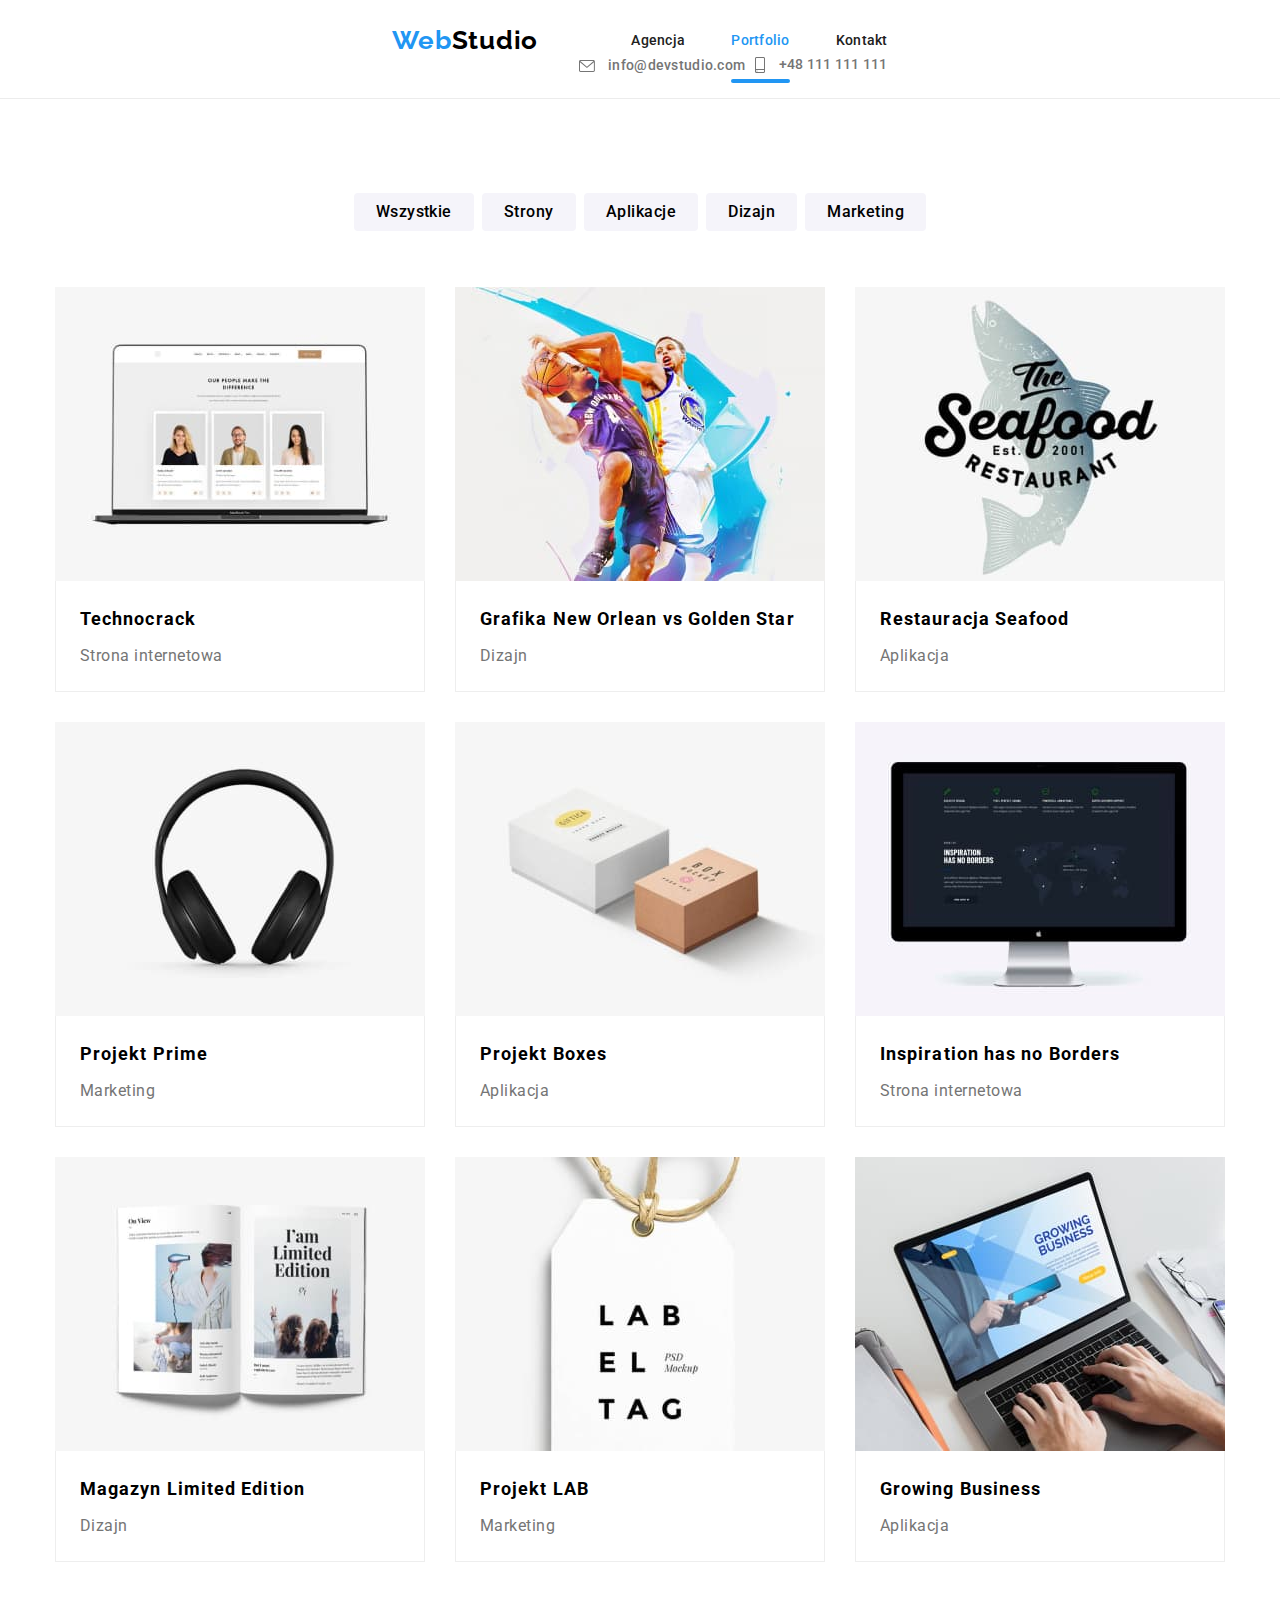
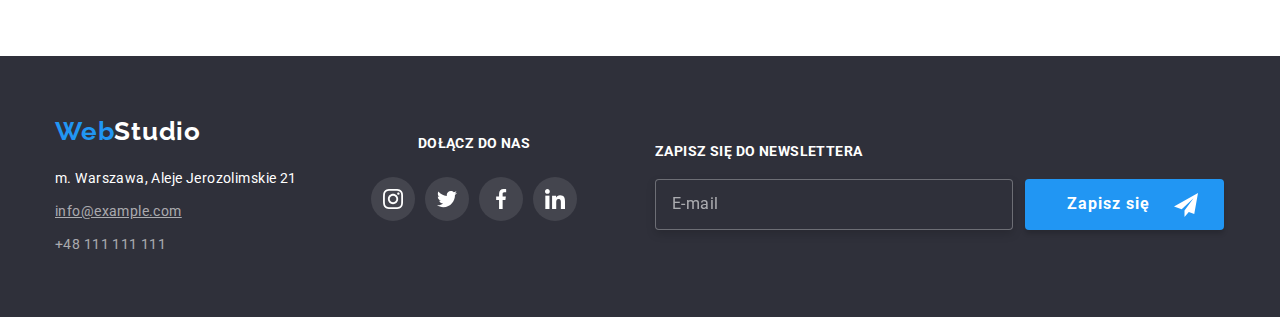
<file: portfolio.html>
<!DOCTYPE html>
<html lang="pl">
  <head>
    <meta charset="UTF-8" />
    <meta http-equiv="X-UA-Compatible" content="IE=edge" />
    <meta name="viewport" content="width=device-width, initial-scale=1.0" />
    <title>Portfolio</title>
    <link
      rel="stylesheet"
      href="https://cdnjs.cloudflare.com/ajax/libs/modern-normalize/1.0.0/modern-normalize.min.css"
    />
    <link
      href="https://fonts.googleapis.com/css2?family=Raleway:wght@700&family=Roboto:wght@400;500;700;900&display=swap"
      rel="stylesheet"
    />
    <link rel="stylesheet" href="./css/main.min.css" />
  </head>
  <body>
    <header class="header">
      <div class="container">
        <div class="header__wrapper">
          <nav class="header__nav">
            <a href="./index.html" class="logo">Web<span class="logo--black">Studio</span> </a>
            <ul class="header__nav-list">
              <li>
                <a class="header__nav-item" href="index.html">Agencja</a>
              </li>
              <li>
                <a class="header__nav-item header__nav-item--active" href="portfolio.html"
                  >Portfolio</a
                >
              </li>
              <li>
                <a class="header__nav-item" href="contact.html">Kontakt</a>
              </li>
            </ul>
          </nav>
          <div class="header__contacts">
            <a class="header__contacts-item" href="mailto:info@devstudio.com">
              <svg class="header__contacts-item-icon" width="16" height="12">
                <use href="./images/icons.svg#icon-envelope"></use>
              </svg>
              info@devstudio.com
            </a>

            <a class="header__contacts-item" href="tel:+48111111111">
              <svg class="header__contacts-item-icon" width="10" height="16">
                <use href="./images/icons.svg#icon-smartphone"></use>
              </svg>
              +48 111 111 111
            </a>
          </div>
        </div>
      </div>
    </header>
    <main>
      <section class="section">
        <div class="container">
          <ul class="portfolio-categories">
            <li>
              <button class="portfolio-categories__button" type="button">
                <span>Wszystkie</span>
              </button>
            </li>
            <li>
              <button class="portfolio-categories__button" type="button">
                <span>Strony</span>
              </button>
            </li>
            <li>
              <button class="portfolio-categories__button" type="button">
                <span>Aplikacje</span>
              </button>
            </li>
            <li>
              <button class="portfolio-categories__button" type="button">
                <span>Dizajn</span>
              </button>
            </li>
            <li>
              <button class="portfolio-categories__button" type="button">
                <span>Marketing</span>
              </button>
            </li>
          </ul>
          <ul class="portfolio-container">
            <li>
              <figure class="portfolio-container__item">
                <div class="portfolio-container__overlay">
                  <img
                    class="portfolio-container__img"
                    src="images/laptop.jpg"
                    alt="ekran laptopa z zakładkami"
                    width="370"
                    height="294"
                  />
                  <div class="portfolio-container__overlay-content">
                    <p class="portfolio-container__overlay-text">
                      Technocrack jest popularną platformą wykorzystywaną do rozpowszechniania
                      koronawirusa. Firmy wykorzystują tę platformę do celów szpiegowskich i ataków
                      na niezabezpieczone serwery konkurencji
                    </p>
                  </div>
                </div>
                <figcaption>
                  <span class="portfolio-container__name">Technocrack</span>
                  <span class="portfolio-container__description">Strona internetowa</span>
                </figcaption>
              </figure>
            </li>
            <li>
              <figure class="portfolio-container__item">
                <div class="portfolio-container__overlay">
                  <img
                    class="portfolio-container__img"
                    src="images/basketball.jpg"
                    alt="dwóch zawodników koszykówki"
                    width="370"
                    height="294"
                  />
                  <div class="portfolio-container__overlay-content">
                    <p class="portfolio-container__overlay-text">
                      Technocrack jest popularną platformą wykorzystywaną do rozpowszechniania
                      koronawirusa. Firmy wykorzystują tę platformę do celów szpiegowskich i ataków
                      na niezabezpieczone serwery konkurencji
                    </p>
                  </div>
                </div>

                <figcaption>
                  <span class="portfolio-container__name">Grafika New Orlean vs Golden Star</span>
                  <span class="portfolio-container__description">Dizajn</span>
                </figcaption>
              </figure>
            </li>
            <li>
              <figure class="portfolio-container__item">
                <div class="portfolio-container__overlay">
                  <img
                    class="portfolio-container__img"
                    src="images/restaurant-logo.jpg"
                    alt="logo restauracji"
                    width="370"
                    height="294"
                  />
                  <div class="portfolio-container__overlay-content">
                    <p class="portfolio-container__overlay-text">
                      Technocrack jest popularną platformą wykorzystywaną do rozpowszechniania
                      koronawirusa. Firmy wykorzystują tę platformę do celów szpiegowskich i ataków
                      na niezabezpieczone serwery konkurencji
                    </p>
                  </div>
                </div>
                <figcaption>
                  <span class="portfolio-container__name">Restauracja Seafood</span>
                  <span class="portfolio-container__description">Aplikacja</span>
                </figcaption>
              </figure>
            </li>
            <li>
              <figure class="portfolio-container__item">
                <div class="portfolio-container__overlay">
                  <img
                    class="portfolio-container__img"
                    src="images/headphones.jpg"
                    alt="słuchawki nauszne"
                    width="370"
                    height="294"
                  />
                  <div class="portfolio-container__overlay-content">
                    <p class="portfolio-container__overlay-text">
                      Technocrack jest popularną platformą wykorzystywaną do rozpowszechniania
                      koronawirusa. Firmy wykorzystują tę platformę do celów szpiegowskich i ataków
                      na niezabezpieczone serwery konkurencji
                    </p>
                  </div>
                </div>
                <figcaption>
                  <span class="portfolio-container__name">Projekt Prime</span>
                  <span class="portfolio-container__description">Marketing</span>
                </figcaption>
              </figure>
            </li>
            <li>
              <figure class="portfolio-container__item">
                <div class="portfolio-container__overlay">
                  <img
                    class="portfolio-container__img"
                    src="images/boxes.jpg"
                    alt="dwa małe pudełka"
                    width="370"
                    height="294"
                  />
                  <div class="portfolio-container__overlay-content">
                    <p class="portfolio-container__overlay-text">
                      Technocrack jest popularną platformą wykorzystywaną do rozpowszechniania
                      koronawirusa. Firmy wykorzystują tę platformę do celów szpiegowskich i ataków
                      na niezabezpieczone serwery konkurencji
                    </p>
                  </div>
                </div>
                <figcaption>
                  <span class="portfolio-container__name">Projekt Boxes</span>
                  <span class="portfolio-container__description">Aplikacja</span>
                </figcaption>
              </figure>
            </li>
            <li>
              <figure class="portfolio-container__item">
                <div class="portfolio-container__overlay">
                  <img
                    class="portfolio-container__img"
                    src="images/monitor.jpg"
                    alt="monitor z otwartą stroną"
                    width="370"
                    height="294"
                  />
                  <div class="portfolio-container__overlay-content">
                    <p class="portfolio-container__overlay-text">
                      Technocrack jest popularną platformą wykorzystywaną do rozpowszechniania
                      koronawirusa. Firmy wykorzystują tę platformę do celów szpiegowskich i ataków
                      na niezabezpieczone serwery konkurencji
                    </p>
                  </div>
                </div>
                <figcaption>
                  <span class="portfolio-container__name">Inspiration has no Borders</span>
                  <span class="portfolio-container__description">Strona internetowa</span>
                </figcaption>
              </figure>
            </li>
            <li>
              <figure class="portfolio-container__item">
                <div class="portfolio-container__overlay">
                  <img
                    class="portfolio-container__img"
                    src="images/book.jpg"
                    alt="otwarta książka"
                    width="370"
                    height="294"
                  />
                  <div class="portfolio-container__overlay-content">
                    <p class="portfolio-container__overlay-text">
                      Technocrack jest popularną platformą wykorzystywaną do rozpowszechniania
                      koronawirusa. Firmy wykorzystują tę platformę do celów szpiegowskich i ataków
                      na niezabezpieczone serwery konkurencji
                    </p>
                  </div>
                </div>
                <figcaption>
                  <span class="portfolio-container__name">Magazyn Limited Edition</span>
                  <span class="portfolio-container__description">Dizajn</span>
                </figcaption>
              </figure>
            </li>
            <li>
              <figure class="portfolio-container__item">
                <div class="portfolio-container__overlay">
                  <img
                    class="portfolio-container__img"
                    src="images/tag.jpg"
                    alt="wizualizacja zawieszki"
                    width="370"
                    height="294"
                  />
                  <div class="portfolio-container__overlay-content">
                    <p class="portfolio-container__overlay-text">
                      Technocrack jest popularną platformą wykorzystywaną do rozpowszechniania
                      koronawirusa. Firmy wykorzystują tę platformę do celów szpiegowskich i ataków
                      na niezabezpieczone serwery konkurencji
                    </p>
                  </div>
                </div>
                <figcaption>
                  <span class="portfolio-container__name">Projekt LAB</span>
                  <span class="portfolio-container__description">Marketing</span>
                </figcaption>
              </figure>
            </li>
            <li>
              <figure class="portfolio-container__item">
                <div class="portfolio-container__overlay">
                  <img
                    class="portfolio-container__img"
                    src="images/laptop-2.jpg"
                    alt="laptop, na którym ktoś pisze"
                    width="370"
                    height="294"
                  />
                  <div class="portfolio-container__overlay-content">
                    <p class="portfolio-container__overlay-text">
                      Technocrack jest popularną platformą wykorzystywaną do rozpowszechniania
                      koronawirusa. Firmy wykorzystują tę platformę do celów szpiegowskich i ataków
                      na niezabezpieczone serwery konkurencji
                    </p>
                  </div>
                </div>
                <figcaption>
                  <span class="portfolio-container__name">Growing Business</span>
                  <span class="portfolio-container__description">Aplikacja</span>
                </figcaption>
              </figure>
            </li>
          </ul>
        </div>
      </section>
    </main>

    <footer class="footer">
      <div class="container">
        <div class="footer__wrapper">
          <div class="footer__left">
            <a href="./index.html" class="logo">Web<span class="logo--white">Studio</span></a>
            <address class="footer__address">
              <span class="footer__address-item">m. Warszawa, Aleje Jerozolimskie 21</span>
              <a
                class="footer__address-contact footer__address-contact--underline"
                href="mailto:info@example.com"
                >info@example.com</a
              >
              <a class="footer__address-contact" href="tel:+48111111111">+48 111 111 111</a>
            </address>
          </div>
          <div class="footer__socials">
            <p class="footer__socials-text">DOŁĄCZ DO NAS</p>
            <div class="social-icons">
              <a class="social-icons__item social-icons__item--bg-grey" href="#">
                <svg width="20" height="20">
                  <use href="./images/icons.svg#icon-instagram"></use>
                </svg>
              </a>
              <a class="social-icons__item social-icons__item--bg-grey" href="#">
                <svg width="20" height="20">
                  <use href="./images/icons.svg#icon-twitter"></use>
                </svg>
              </a>
              <a class="social-icons__item social-icons__item--bg-grey" href="#">
                <svg width="20" height="20">
                  <use href="./images/icons.svg#icon-facebook"></use>
                </svg>
              </a>
              <a class="social-icons__item social-icons__item--bg-grey" href="#">
                <svg width="20" height="20">
                  <use href="./images/icons.svg#icon-linkedin"></use>
                </svg>
              </a>
            </div>
          </div>
          <form class="footer__form">
            <label class="footer__form-label" for="user_email">Zapisz się do newslettera</label>
            <div class="footer__form-clickable">
              <input
                class="footer__form-clickable-input"
                type="email"
                name="email"
                id="user_email"
                placeholder="E-mail"
              />
              <button class="footer__form-clickable-button" type="submit">
                Zapisz się
                <svg class="footer__form-clickable-button-svg" width="24" height="24">
                  <use href="./images/icons.svg#icon-icon-send"></use>
                </svg>
              </button>
            </div>
          </form>
        </div>
      </div>
    </footer>
  </body>
</html>
</file>
<file: css/main.min.css>
*{-webkit-box-sizing:border-box;box-sizing:border-box}body{font-family:"Roboto",sans-serif;color:var(--main-black)}.container{max-width:480px;padding:0 15px;margin:0 auto}@media screen and (min-width: 768px){.container{max-width:768px}}@media screen and (min-width: 1200px){.container{max-width:1200px}}.section{padding:94px 0}svg{vertical-align:middle}.header{border-bottom:1px solid #ececec;padding:10px 0px}.header__nav{display:-webkit-box;display:-ms-flexbox;display:flex;-webkit-box-align:center;-ms-flex-align:center;align-items:center;-webkit-box-pack:justify;-ms-flex-pack:justify;justify-content:space-between;padding:0px 15px}.header__nav-list{list-style:none;margin:0;display:-webkit-box;display:-ms-flexbox;display:flex;display:none;padding:0;-webkit-box-align:center;-ms-flex-align:center;align-items:center;gap:46px;padding-left:93px}.header__nav-item{text-decoration:none;position:relative;font-weight:500;font-size:14px;line-height:1.14;color:#212121;letter-spacing:.02em;display:-webkit-box;display:-ms-flexbox;display:flex;-webkit-transition:color 250ms cubic-bezier(0.4, 0, 0.2, 1),fill 250ms cubic-bezier(0.4, 0, 0.2, 1),background-color 250ms cubic-bezier(0.4, 0, 0.2, 1);transition:color 250ms cubic-bezier(0.4, 0, 0.2, 1),fill 250ms cubic-bezier(0.4, 0, 0.2, 1),background-color 250ms cubic-bezier(0.4, 0, 0.2, 1)}.header__nav-item:hover,.header__nav-item:focus{color:#2196f3}.header__nav-item:hover::after,.header__nav-item:focus::after{content:"";position:absolute;display:block;top:46px;width:100%;height:4px;background-color:#2196f3;border-radius:2px}.header__nav-item--active{color:#2196f3;position:relative;text-decoration:none}.header__nav-item--active::after{content:"";position:absolute;display:block;top:46px;width:100%;height:4px;background-color:#2196f3;border-radius:2px}.header__contacts{display:-webkit-box;display:-ms-flexbox;display:flex;display:none;gap:50px;padding-right:12px;padding-top:1px}.header__contacts :hover,.header__contacts :focus{color:#2196f3;fill:#2196f3}.header__contacts-item{text-decoration:none;color:#757575;font-weight:500;font-size:14px;line-height:1.14;letter-spacing:.02em;fill:currentColor;-webkit-transition:color 250ms cubic-bezier(0.4, 0, 0.2, 1);transition:color 250ms cubic-bezier(0.4, 0, 0.2, 1)}.header__contacts-item-icon{margin-right:10px;vertical-align:middle}@media screen and (min-width: 768px){.header{border-bottom:1px solid #ececec;display:-webkit-box;display:-ms-flexbox;display:flex;-webkit-box-pack:justify;-ms-flex-pack:justify;justify-content:space-between;padding:20px 15px}.header__nav{display:-webkit-box;display:-ms-flexbox;display:flex;-webkit-box-align:center;-ms-flex-align:center;align-items:center;-webkit-box-pack:justify;-ms-flex-pack:justify;justify-content:space-between;padding:0px}.header__nav-list{list-style:none;margin:0;display:-webkit-box;display:-ms-flexbox;display:flex;padding:0;-webkit-box-align:center;-ms-flex-align:center;align-items:center;gap:46px;padding-left:93px}.header__nav-item{text-decoration:none;position:relative;font-weight:500;font-size:14px;line-height:1.14;color:#212121;letter-spacing:.02em;display:-webkit-box;display:-ms-flexbox;display:flex;-webkit-transition:color 250ms cubic-bezier(0.4, 0, 0.2, 1),fill 250ms cubic-bezier(0.4, 0, 0.2, 1),background-color 250ms cubic-bezier(0.4, 0, 0.2, 1);transition:color 250ms cubic-bezier(0.4, 0, 0.2, 1),fill 250ms cubic-bezier(0.4, 0, 0.2, 1),background-color 250ms cubic-bezier(0.4, 0, 0.2, 1)}.header__nav-item:hover,.header__nav-item:focus{color:#2196f3}.header__nav-item:hover::after,.header__nav-item:focus::after{content:"";position:absolute;display:block;top:44px;width:100%;height:4px;background-color:#2196f3;border-radius:2px}.header__nav-item--active{color:#2196f3;position:relative;text-decoration:none}.header__nav-item--active::after{content:"";position:absolute;display:block;top:44px;width:100%;height:4px;background-color:#2196f3;border-radius:2px}.header__contacts{display:-webkit-box;display:-ms-flexbox;display:flex;-webkit-box-orient:vertical;-webkit-box-direction:normal;-ms-flex-direction:column;flex-direction:column;-webkit-box-pack:center;-ms-flex-pack:center;justify-content:center;gap:10px}.header__contacts :hover,.header__contacts :focus{color:#2196f3;fill:#2196f3}.header__contacts-item{text-decoration:none;color:#757575;font-weight:500;font-size:12px;line-height:1.166;letter-spacing:.02em;fill:currentColor;-webkit-transition:color 250ms cubic-bezier(0.4, 0, 0.2, 1);transition:color 250ms cubic-bezier(0.4, 0, 0.2, 1)}.header__contacts-item-icon-mail{margin-right:8px;vertical-align:middle;width:14px;height:10px}.header__contacts-item-icon-tel{margin-right:8px;vertical-align:middle;width:10px;height:14px}}@media screen and (min-width: 1200px){.header{border-bottom:1px solid #ececec;padding:25px 10px}.header__nav{display:-webkit-box;display:-ms-flexbox;display:flex;-webkit-box-align:center;-ms-flex-align:center;align-items:center;padding:0;-webkit-box-pack:start;-ms-flex-pack:start;justify-content:flex-start}.header__nav-list{list-style:none;margin:0;display:-webkit-box;display:-ms-flexbox;display:flex;padding:0;-webkit-box-align:center;-ms-flex-align:center;align-items:center;gap:46px;padding-left:93px}.header__nav-item{text-decoration:none;position:relative;font-weight:500;font-size:14px;line-height:1.14;color:#212121;letter-spacing:.02em;display:-webkit-box;display:-ms-flexbox;display:flex;-webkit-transition:color 250ms cubic-bezier(0.4, 0, 0.2, 1),fill 250ms cubic-bezier(0.4, 0, 0.2, 1),background-color 250ms cubic-bezier(0.4, 0, 0.2, 1);transition:color 250ms cubic-bezier(0.4, 0, 0.2, 1),fill 250ms cubic-bezier(0.4, 0, 0.2, 1),background-color 250ms cubic-bezier(0.4, 0, 0.2, 1)}.header__nav-item:hover,.header__nav-item:focus{color:#2196f3}.header__nav-item:hover::after,.header__nav-item:focus::after{content:"";position:absolute;display:block;top:46px;width:100%;height:4px;background-color:#2196f3;border-radius:2px}.header__nav-item--active{color:#2196f3;position:relative;text-decoration:none}.header__nav-item--active::after{content:"";position:absolute;display:block;top:46px;width:100%;height:4px;background-color:#2196f3;border-radius:2px}.header__contacts{display:-webkit-box;display:-ms-flexbox;display:flex;-webkit-box-orient:horizontal;-webkit-box-direction:normal;-ms-flex-direction:row;flex-direction:row;-webkit-box-pack:end;-ms-flex-pack:end;justify-content:flex-end;-webkit-box-align:center;-ms-flex-align:center;align-items:center;gap:10px;padding:0}.header__contacts :hover,.header__contacts :focus{color:#2196f3;fill:#2196f3}.header__contacts-item{text-decoration:none;color:#757575;font-weight:500;font-size:14px;line-height:1.142;letter-spacing:.02em;fill:currentColor;-webkit-transition:color 250ms cubic-bezier(0.4, 0, 0.2, 1);transition:color 250ms cubic-bezier(0.4, 0, 0.2, 1)}.header__contacts-item-icon-mail{margin-right:8px;vertical-align:middle;width:16px;height:12px}.header__contacts-item-icon-tel{margin-right:8px;vertical-align:middle;width:10px;height:16px}}.logo{font-family:"Raleway",sans-serif;text-decoration:none;color:#2196f3;font-weight:700;font-size:24px;line-height:1.166;letter-spacing:.03em;width:-webkit-fit-content;width:-moz-fit-content;width:fit-content}.logo--black{color:#000}.logo--white{color:#fff}@media screen and (min-width: 1200px){.logo{font-family:"Raleway",sans-serif;text-decoration:none;color:#2196f3;font-weight:700;font-size:26px;line-height:1.192;letter-spacing:.03em;width:-webkit-fit-content;width:-moz-fit-content;width:fit-content}.logo--black{color:#000}.logo--white{color:#fff}}.footer{background-color:#2f303a}.footer__wrapper{display:-webkit-box;display:-ms-flexbox;display:flex;-webkit-box-orient:vertical;-webkit-box-direction:normal;-ms-flex-direction:column;flex-direction:column;-webkit-box-align:center;-ms-flex-align:center;align-items:center;padding:60px 0px;max-width:1170px;margin:0 auto}.footer__left{display:-webkit-box;display:-ms-flexbox;display:flex;-webkit-box-orient:vertical;-webkit-box-direction:normal;-ms-flex-direction:column;flex-direction:column;padding-bottom:60px;-webkit-box-align:center;-ms-flex-align:center;align-items:center}.footer__address{display:-webkit-box;display:-ms-flexbox;display:flex;-webkit-box-orient:vertical;-webkit-box-direction:normal;-ms-flex-direction:column;flex-direction:column;gap:9px;padding-top:20px;font-style:normal;-webkit-box-align:center;-ms-flex-align:center;align-items:center}.footer__address-item{font-size:14px;line-height:1.71;color:#fff;letter-spacing:.03em}.footer__address-contact{font-size:14px;line-height:1.71;color:rgba(255,255,255,.6);text-decoration:none;display:block;letter-spacing:.03em;width:-webkit-fit-content;width:-moz-fit-content;width:fit-content;-webkit-transition:color 250ms cubic-bezier(0.4, 0, 0.2, 1);transition:color 250ms cubic-bezier(0.4, 0, 0.2, 1)}.footer__address-contact:hover,.footer__address-contact:focus{color:#2196f3}.footer__address-contact--underline{text-decoration:underline}.footer__socials{display:-webkit-box;display:-ms-flexbox;display:flex;-webkit-box-orient:vertical;-webkit-box-direction:normal;-ms-flex-direction:column;flex-direction:column;gap:20px;fill:#afb1b8;-webkit-box-align:center;-ms-flex-align:center;align-items:center;padding-bottom:60px}.footer__socials-text{font-weight:700;font-size:14px;line-height:1.142;letter-spacing:.03em;text-transform:uppercase;color:#fff;margin:0px}.footer__form{display:-webkit-box;display:-ms-flexbox;display:flex;-webkit-box-align:center;-ms-flex-align:center;align-items:center;-webkit-box-orient:vertical;-webkit-box-direction:normal;-ms-flex-direction:column;flex-direction:column;width:100%}.footer__form-label{font-weight:700;font-size:14px;line-height:1.142;letter-spacing:.03em;text-transform:uppercase;color:#fff;padding-bottom:20px}.footer__form-clickable{gap:20px;display:-webkit-box;display:-ms-flexbox;display:flex;-webkit-box-align:center;-ms-flex-align:center;align-items:center;-webkit-box-orient:vertical;-webkit-box-direction:normal;-ms-flex-direction:column;flex-direction:column;width:100%}.footer__form-clickable-input{padding:15px 16px;width:100%;border:1px solid rgba(255,255,255,.3);-webkit-filter:drop-shadow(0px 4px 4px rgba(0, 0, 0, 0.15));filter:drop-shadow(0px 4px 4px rgba(0, 0, 0, 0.15));border-radius:4px;background-color:#2f303a}.footer__form-clickable-input::-webkit-input-placeholder{font-size:16px;line-height:1.25;-webkit-box-align:center;align-items:center;letter-spacing:.03em;color:rgba(255,255,255,.6);opacity:1}.footer__form-clickable-input::-moz-placeholder{font-size:16px;line-height:1.25;align-items:center;letter-spacing:.03em;color:rgba(255,255,255,.6);opacity:1}.footer__form-clickable-input:-ms-input-placeholder{font-size:16px;line-height:1.25;-ms-flex-align:center;align-items:center;letter-spacing:.03em;color:rgba(255,255,255,.6);opacity:1}.footer__form-clickable-input::-ms-input-placeholder{font-size:16px;line-height:1.25;-ms-flex-align:center;align-items:center;letter-spacing:.03em;color:rgba(255,255,255,.6);opacity:1}.footer__form-clickable-input::placeholder{font-size:16px;line-height:1.25;-webkit-box-align:center;-ms-flex-align:center;align-items:center;letter-spacing:.03em;color:rgba(255,255,255,.6);opacity:1}.footer__form-clickable-button{background:#2196f3;-webkit-box-shadow:0px 4px 4px rgba(0,0,0,.15);box-shadow:0px 4px 4px rgba(0,0,0,.15);border-radius:4px;border:0px;font-weight:700;font-size:16px;line-height:1.88;display:-webkit-box;display:-ms-flexbox;display:flex;-webkit-box-align:center;-ms-flex-align:center;align-items:center;text-align:center;letter-spacing:.06em;color:#fff;gap:24px;padding:10px 26px 10px 42px;-webkit-transition:-webkit-box-shadow 250ms cubic-bezier(0.4, 0, 0.2, 1);transition:-webkit-box-shadow 250ms cubic-bezier(0.4, 0, 0.2, 1);transition:box-shadow 250ms cubic-bezier(0.4, 0, 0.2, 1);transition:box-shadow 250ms cubic-bezier(0.4, 0, 0.2, 1), -webkit-box-shadow 250ms cubic-bezier(0.4, 0, 0.2, 1)}.footer__form-clickable-button-svg{fill:#fff}@media screen and (min-width: 768px){.footer{background-color:#2f303a}.footer__wrapper{display:-webkit-box;display:-ms-flexbox;display:flex;-ms-flex-wrap:wrap;flex-wrap:wrap;-webkit-box-orient:horizontal;-webkit-box-direction:normal;-ms-flex-direction:row;flex-direction:row;-webkit-box-align:center;-ms-flex-align:center;align-items:center;padding:60px 74px 60px 61px;-webkit-box-pack:justify;-ms-flex-pack:justify;justify-content:space-between}.footer__left{display:-webkit-box;display:-ms-flexbox;display:flex;-webkit-box-orient:vertical;-webkit-box-direction:normal;-ms-flex-direction:column;flex-direction:column;padding-bottom:60px;-webkit-box-align:center;-ms-flex-align:center;align-items:center}.footer__address{display:-webkit-box;display:-ms-flexbox;display:flex;-webkit-box-orient:vertical;-webkit-box-direction:normal;-ms-flex-direction:column;flex-direction:column;gap:9px;padding-top:20px;font-style:normal;-webkit-box-align:center;-ms-flex-align:center;align-items:center}.footer__address-item{font-size:14px;line-height:1.71;color:#fff;letter-spacing:.03em}.footer__address-contact{font-size:14px;line-height:1.71;color:rgba(255,255,255,.6);text-decoration:none;display:block;letter-spacing:.03em;width:-webkit-fit-content;width:-moz-fit-content;width:fit-content;-webkit-transition:color 250ms cubic-bezier(0.4, 0, 0.2, 1);transition:color 250ms cubic-bezier(0.4, 0, 0.2, 1)}.footer__address-contact:hover,.footer__address-contact:focus{color:#2196f3}.footer__address-contact--underline{text-decoration:underline}.footer__socials{display:-webkit-box;display:-ms-flexbox;display:flex;-webkit-box-orient:vertical;-webkit-box-direction:normal;-ms-flex-direction:column;flex-direction:column;gap:20px;fill:#afb1b8;-webkit-box-align:center;-ms-flex-align:center;align-items:center;padding-bottom:60px}.footer__socials-text{font-weight:700;font-size:14px;line-height:1.142;letter-spacing:.03em;text-transform:uppercase;color:#fff;margin:0px}.footer__form{display:-webkit-box;display:-ms-flexbox;display:flex;-webkit-box-align:center;-ms-flex-align:center;align-items:center;-webkit-box-orient:vertical;-webkit-box-direction:normal;-ms-flex-direction:column;flex-direction:column;width:100%}.footer__form-label{font-weight:700;font-size:14px;line-height:1.142;letter-spacing:.03em;text-transform:uppercase;color:#fff;padding-bottom:20px}.footer__form-clickable{gap:20px;display:-webkit-box;display:-ms-flexbox;display:flex;-webkit-box-align:center;-ms-flex-align:center;align-items:center;-webkit-box-orient:vertical;-webkit-box-direction:normal;-ms-flex-direction:column;flex-direction:column;width:100%}.footer__form-clickable-input{padding:15px 16px;width:450px;border:1px solid rgba(255,255,255,.3);-webkit-filter:drop-shadow(0px 4px 4px rgba(0, 0, 0, 0.15));filter:drop-shadow(0px 4px 4px rgba(0, 0, 0, 0.15));border-radius:4px;background-color:#2f303a}.footer__form-clickable-input::-webkit-input-placeholder{font-size:16px;line-height:1.25;-webkit-box-align:center;align-items:center;letter-spacing:.03em;color:rgba(255,255,255,.6);opacity:1}.footer__form-clickable-input::-moz-placeholder{font-size:16px;line-height:1.25;align-items:center;letter-spacing:.03em;color:rgba(255,255,255,.6);opacity:1}.footer__form-clickable-input:-ms-input-placeholder{font-size:16px;line-height:1.25;-ms-flex-align:center;align-items:center;letter-spacing:.03em;color:rgba(255,255,255,.6);opacity:1}.footer__form-clickable-input::-ms-input-placeholder{font-size:16px;line-height:1.25;-ms-flex-align:center;align-items:center;letter-spacing:.03em;color:rgba(255,255,255,.6);opacity:1}.footer__form-clickable-input::placeholder{font-size:16px;line-height:1.25;-webkit-box-align:center;-ms-flex-align:center;align-items:center;letter-spacing:.03em;color:rgba(255,255,255,.6);opacity:1}.footer__form-clickable-button{background:#2196f3;-webkit-box-shadow:0px 4px 4px rgba(0,0,0,.15);box-shadow:0px 4px 4px rgba(0,0,0,.15);border-radius:4px;border:0px;font-weight:700;font-size:16px;line-height:1.88;display:-webkit-box;display:-ms-flexbox;display:flex;-webkit-box-align:center;-ms-flex-align:center;align-items:center;text-align:center;letter-spacing:.06em;color:#fff;gap:24px;padding:10px 26px 10px 42px;-webkit-transition:-webkit-box-shadow 250ms cubic-bezier(0.4, 0, 0.2, 1);transition:-webkit-box-shadow 250ms cubic-bezier(0.4, 0, 0.2, 1);transition:box-shadow 250ms cubic-bezier(0.4, 0, 0.2, 1);transition:box-shadow 250ms cubic-bezier(0.4, 0, 0.2, 1), -webkit-box-shadow 250ms cubic-bezier(0.4, 0, 0.2, 1)}.footer__form-clickable-button-svg{fill:#fff}}@media screen and (min-width: 1200px){.footer{background-color:#2f303a}.footer__wrapper{display:-webkit-box;display:-ms-flexbox;display:flex;-ms-flex-wrap:nowrap;flex-wrap:nowrap;padding:60px 0px;-webkit-box-align:center;-ms-flex-align:center;align-items:center;max-width:1170px;margin:0 auto}.footer__left{display:-webkit-box;display:-ms-flexbox;display:flex;-webkit-box-align:start;-ms-flex-align:start;align-items:flex-start;padding:0}.footer__address{display:-webkit-box;display:-ms-flexbox;display:flex;-webkit-box-align:start;-ms-flex-align:start;align-items:flex-start;gap:9px;padding-top:20px;font-style:normal;min-width:246px}.footer__address-item{font-size:14px;line-height:1.71;color:#fff;letter-spacing:.03em}.footer__address-contact{font-weight:400;font-size:14px;line-height:1.69;letter-spacing:.03em;color:rgba(255,255,255,.6);text-decoration:none;width:-webkit-fit-content;width:-moz-fit-content;width:fit-content;-webkit-transition:color 250ms cubic-bezier(0.4, 0, 0.2, 1);transition:color 250ms cubic-bezier(0.4, 0, 0.2, 1);display:-webkit-box;display:-ms-flexbox;display:flex}.footer__address-contact:hover,.footer__address-contact:focus{color:#2196f3}.footer__address-contact--underline{text-decoration:underline}.footer__socials{display:-webkit-box;display:-ms-flexbox;display:flex;-webkit-box-orient:vertical;-webkit-box-direction:normal;-ms-flex-direction:column;flex-direction:column;gap:20px;fill:#afb1b8;padding-bottom:0;padding-top:12px;padding-left:70px}.footer__socials-text{font-weight:700;font-size:14px;line-height:1.142;letter-spacing:.03em;text-transform:uppercase;color:#fff;margin:0px}.footer__form{display:-webkit-box;display:-ms-flexbox;display:flex;-webkit-box-align:start;-ms-flex-align:start;align-items:flex-start;padding-left:78px}.footer__form-label{font-weight:700;font-size:14px;line-height:1.142;letter-spacing:.03em;text-transform:uppercase;color:#fff;padding-bottom:20px}.footer__form-clickable{display:-webkit-box;display:-ms-flexbox;display:flex;gap:12px;-webkit-box-orient:horizontal;-webkit-box-direction:normal;-ms-flex-direction:row;flex-direction:row}.footer__form-clickable-input{padding:15px 0px 15px 16px;width:358px;border:1px solid rgba(255,255,255,.3);-webkit-filter:drop-shadow(0px 4px 4px rgba(0, 0, 0, 0.15));filter:drop-shadow(0px 4px 4px rgba(0, 0, 0, 0.15));border-radius:4px;background-color:#2f303a}.footer__form-clickable-input::-webkit-input-placeholder{font-size:16px;line-height:1.25;-webkit-box-align:center;align-items:center;letter-spacing:.03em;color:rgba(255,255,255,.6);opacity:1}.footer__form-clickable-input::-moz-placeholder{font-size:16px;line-height:1.25;align-items:center;letter-spacing:.03em;color:rgba(255,255,255,.6);opacity:1}.footer__form-clickable-input:-ms-input-placeholder{font-size:16px;line-height:1.25;-ms-flex-align:center;align-items:center;letter-spacing:.03em;color:rgba(255,255,255,.6);opacity:1}.footer__form-clickable-input::-ms-input-placeholder{font-size:16px;line-height:1.25;-ms-flex-align:center;align-items:center;letter-spacing:.03em;color:rgba(255,255,255,.6);opacity:1}.footer__form-clickable-input::placeholder{font-size:16px;line-height:1.25;-webkit-box-align:center;-ms-flex-align:center;align-items:center;letter-spacing:.03em;color:rgba(255,255,255,.6);opacity:1}.footer__form-clickable-button{background:#2196f3;-webkit-box-shadow:0px 4px 4px rgba(0,0,0,.15);box-shadow:0px 4px 4px rgba(0,0,0,.15);border-radius:4px;border:0px;font-weight:700;font-size:16px;line-height:1.88;display:-webkit-box;display:-ms-flexbox;display:flex;-webkit-box-align:center;-ms-flex-align:center;align-items:center;text-align:center;letter-spacing:.06em;color:#fff;padding:10px 26px 10px 42px;-webkit-transition:-webkit-box-shadow 250ms cubic-bezier(0.4, 0, 0.2, 1);transition:-webkit-box-shadow 250ms cubic-bezier(0.4, 0, 0.2, 1);transition:box-shadow 250ms cubic-bezier(0.4, 0, 0.2, 1);transition:box-shadow 250ms cubic-bezier(0.4, 0, 0.2, 1), -webkit-box-shadow 250ms cubic-bezier(0.4, 0, 0.2, 1)}.footer__form-clickable-button-svg{fill:#fff}}.background{background-color:#2f303a}.offer{background-color:#2f303a;background-image:-webkit-gradient(linear, left bottom, left top, from(rgba(47, 48, 58, 0.4)), to(rgba(47, 48, 58, 0.4))),url("../images/mobile-background-main-image@2x.jpg");background-image:linear-gradient(0deg, rgba(47, 48, 58, 0.4) 0%, rgba(47, 48, 58, 0.4) 100%),url("../images/mobile-background-main-image@2x.jpg");background-size:cover;background-position:center;background-repeat:no-repeat}.offer__content{-webkit-box-pack:center;-ms-flex-pack:center;justify-content:center;display:-webkit-box;display:-ms-flexbox;display:flex;-webkit-box-orient:vertical;-webkit-box-direction:normal;-ms-flex-direction:column;flex-direction:column;-webkit-box-align:center;-ms-flex-align:center;align-items:center;padding:118px 0px}.offer__title{font-weight:900;font-size:26px;line-height:1.62;text-align:center;letter-spacing:.06em;text-transform:uppercase;margin:0;padding-bottom:30px;color:#fff}.offer__button{background:#2196f3;-webkit-box-shadow:0px 4px 4px rgba(0,0,0,.15);box-shadow:0px 4px 4px rgba(0,0,0,.15);border-radius:4px;cursor:pointer;border:none;letter-spacing:.06em;color:#fff;padding:10px 42px;display:-webkit-box;display:-ms-flexbox;display:flex;margin:0;font-weight:700;font-size:16px;line-height:1.88}@media screen and (min-width: 768px){.background{background-color:#2f303a}.offer{background-color:#2f303a;background-image:-webkit-gradient(linear, left bottom, left top, from(rgba(47, 48, 58, 0.4)), to(rgba(47, 48, 58, 0.4))),url("../images/tablet-background-main-image@2x.jpg");background-image:linear-gradient(0deg, rgba(47, 48, 58, 0.4) 0%, rgba(47, 48, 58, 0.4) 100%),url("../images/tablet-background-main-image@2x.jpg");background-size:cover;background-position:center;background-repeat:no-repeat;max-width:1200px;margin:0 auto}.offer__content{-webkit-box-pack:center;-ms-flex-pack:center;justify-content:center;display:-webkit-box;display:-ms-flexbox;display:flex;-webkit-box-orient:vertical;-webkit-box-direction:normal;-ms-flex-direction:column;flex-direction:column;-webkit-box-align:center;-ms-flex-align:center;align-items:center;padding:118px 201px}.offer__title{font-weight:900;font-size:26px;line-height:1.62;text-align:center;letter-spacing:.06em;text-transform:uppercase;margin:0;padding-bottom:30px;color:#fff}.offer__button{background:#2196f3;-webkit-box-shadow:0px 4px 4px rgba(0,0,0,.15);box-shadow:0px 4px 4px rgba(0,0,0,.15);border-radius:4px;cursor:pointer;border:none;letter-spacing:.06em;color:#fff;padding:10px 41px;display:-webkit-box;display:-ms-flexbox;display:flex;margin:0;font-weight:700;font-size:16px;line-height:1.85}}@media screen and (min-width: 1200px){.background{background-color:#2f303a}.offer{background-image:-webkit-gradient(linear, left bottom, left top, from(rgba(47, 48, 58, 0.4)), to(rgba(47, 48, 58, 0.4))),url("../images/desktop-background-main-image@2x.jpg");background-image:linear-gradient(0deg, rgba(47, 48, 58, 0.4) 0%, rgba(47, 48, 58, 0.4) 100%),url("../images/desktop-background-main-image@2x.jpg");background-size:cover;background-position:center;background-repeat:no-repeat}.offer__content{-webkit-box-pack:center;-ms-flex-pack:center;justify-content:center;display:-webkit-box;display:-ms-flexbox;display:flex;-webkit-box-orient:vertical;-webkit-box-direction:normal;-ms-flex-direction:column;flex-direction:column;-webkit-box-align:center;-ms-flex-align:center;align-items:center;padding:200px 252px}.offer__title{font-weight:900;font-size:44px;line-height:1.36;text-align:center;letter-spacing:.06em;text-transform:uppercase;margin:0;padding-bottom:30px;color:#fff}.offer__button{background:#2196f3;-webkit-box-shadow:0px 4px 4px rgba(0,0,0,.15);box-shadow:0px 4px 4px rgba(0,0,0,.15);border-radius:4px;cursor:pointer;border:none;color:#fff;padding:10px 41px;margin:0;font-weight:700;font-size:16px;line-height:1.875;display:-webkit-box;display:-ms-flexbox;display:flex;-webkit-box-align:center;-ms-flex-align:center;align-items:center;text-align:center;letter-spacing:.06em}}.backdrop{position:fixed;left:0;top:0;width:100%;height:100%;background-color:#000;background-color:rgba(0,0,0,.2);-webkit-box-pack:center;-ms-flex-pack:center;justify-content:center;-webkit-box-align:center;-ms-flex-align:center;align-items:center;display:-webkit-box;display:-ms-flexbox;display:flex;-ms-flex-wrap:wrap;flex-wrap:wrap;z-index:1;padding:0px 159px}.modal{background-color:#fff;border-radius:4px;-webkit-box-shadow:0px 1px 3px rgba(0,0,0,.12),0px 1px 1px rgba(0,0,0,.14),0px 2px 1px rgba(0,0,0,.2);box-shadow:0px 1px 3px rgba(0,0,0,.12),0px 1px 1px rgba(0,0,0,.14),0px 2px 1px rgba(0,0,0,.2);position:relative;-webkit-transform:scale(1);transform:scale(1);-webkit-transition-duration:300ms;transition-duration:300ms;display:-webkit-box;display:-ms-flexbox;display:flex;-webkit-box-orient:vertical;-webkit-box-direction:normal;-ms-flex-direction:column;flex-direction:column;-webkit-box-align:center;-ms-flex-align:center;align-items:center;padding:40px;margin:0px}.modal__close-button{background-color:#fff;color:#000;width:30px;height:30px;padding:0;border-radius:50%;-webkit-box-shadow:none;box-shadow:none;-webkit-box-pack:center;-ms-flex-pack:center;justify-content:center;-webkit-box-align:center;-ms-flex-align:center;align-items:center;border:1px solid rgba(0,0,0,.1019607843);position:absolute;top:8px;right:8px}.modal__header{font-weight:700;font-size:20px;line-height:1.15;text-align:center;letter-spacing:.03em;padding-bottom:12px;color:#212121;margin:0px}.modal__content-submit-button{background:#2196f3;-webkit-box-shadow:0px 4px 4px rgba(0,0,0,.15);box-shadow:0px 4px 4px rgba(0,0,0,.15);border:none;border-radius:4px;padding:10px 76px;font-weight:700;font-size:16px;line-height:1.88;display:-webkit-box;display:-ms-flexbox;display:flex;-webkit-box-align:center;-ms-flex-align:center;align-items:center;text-align:center;letter-spacing:.06em;color:#fff;max-width:100%}.modal__form{display:-webkit-box;display:-ms-flexbox;display:flex;-webkit-box-orient:vertical;-webkit-box-direction:normal;-ms-flex-direction:column;flex-direction:column;padding-bottom:20px;width:100%}.modal__form-section{display:-webkit-box;display:-ms-flexbox;display:flex;-webkit-box-orient:vertical;-webkit-box-direction:normal;-ms-flex-direction:column;flex-direction:column;padding-bottom:10px;gap:4px;position:relative}.modal__form-section svg{position:absolute;left:12px;top:28px;pointer-events:none;fill:currentColor;-webkit-transition:fill 250ms cubic-bezier(0.4, 0, 0.2, 1);transition:fill 250ms cubic-bezier(0.4, 0, 0.2, 1)}.modal__form-section input{width:100%;min-height:40px;border:1px solid rgba(33,33,33,.2);border-radius:4px;padding-left:40px;-webkit-transition:outline 250ms cubic-bezier(0.4, 0, 0.2, 1);transition:outline 250ms cubic-bezier(0.4, 0, 0.2, 1)}.modal__form-section textarea{border:1px solid rgba(33,33,33,.2);border-radius:4px;resize:none;padding:12px 16px;-webkit-transition:outline 250ms cubic-bezier(0.4, 0, 0.2, 1);transition:outline 250ms cubic-bezier(0.4, 0, 0.2, 1)}.modal__form-section textarea:focus{outline:1px solid #2196f3}.modal__form-section textarea::-webkit-input-placeholder{font-size:12px;line-height:1.166;letter-spacing:.01em;color:rgba(117,117,117,.5)}.modal__form-section textarea::-moz-placeholder{font-size:12px;line-height:1.166;letter-spacing:.01em;color:rgba(117,117,117,.5)}.modal__form-section textarea:-ms-input-placeholder{font-size:12px;line-height:1.166;letter-spacing:.01em;color:rgba(117,117,117,.5)}.modal__form-section textarea::-ms-input-placeholder{font-size:12px;line-height:1.166;letter-spacing:.01em;color:rgba(117,117,117,.5)}.modal__form-section textarea::placeholder{font-size:12px;line-height:1.166;letter-spacing:.01em;color:rgba(117,117,117,.5)}.modal__form-section label{font-size:12px;line-height:1.166;letter-spacing:.01em;color:#757575}.modal__form-section input:focus{outline:1px solid #2196f3}.modal__form-section input:focus+svg{fill:#2196f3}.modal__content-checkbox{position:relative;display:-webkit-box;display:-ms-flexbox;display:flex;-ms-flex-wrap:nowrap;flex-wrap:nowrap;-webkit-box-align:center;-ms-flex-align:center;align-items:center;padding-bottom:30px}.modal__content-checkbox-input{margin:0;-webkit-appearance:none;-moz-appearance:none;appearance:none;border:2px solid #212121;border-radius:2px;min-width:16px;height:15px;margin-right:8px}.modal__content-checkbox-text{font-size:12px;line-height:1.166;letter-spacing:.03em;color:#757575;margin:0px}.modal__content-checkbox-link{color:#2196f3;text-decoration:underline}.modal__content-checkbox-svg{position:absolute;opacity:0;min-width:16px;height:15px;-webkit-transition:opacity 250ms cubic-bezier(0.4, 0, 0.2, 1);transition:opacity 250ms cubic-bezier(0.4, 0, 0.2, 1)}.modal__content-checkbox-input:checked+.modal__content-checkbox-svg{opacity:1}.is-hidden{opacity:0;visibility:hidden;pointer-events:none;-webkit-transition:opacity 300ms 300ms ease,visibility 300ms 300ms ease;transition:opacity 300ms 300ms ease,visibility 300ms 300ms ease}.is-hidden .modal{-webkit-transform:scale(0);transform:scale(0);-webkit-transition-duration:300ms;transition-duration:300ms}.our-customers__header{font-weight:700;font-size:36px;line-height:42px;text-align:center;letter-spacing:.03em;padding-bottom:50px;margin:0px}.our-customers__logo{display:-webkit-box;display:-ms-flexbox;display:flex;-ms-flex-wrap:wrap;flex-wrap:wrap;gap:30px;-webkit-box-pack:center;-ms-flex-pack:center;justify-content:center}.our-customers__logo-item{border:1px solid #afb1b8;border-radius:4px;fill:#afb1b8;padding:16px 51px;-webkit-transition:fill 250ms cubic-bezier(0.4, 0, 0.2, 1),border 250ms cubic-bezier(0.4, 0, 0.2, 1);transition:fill 250ms cubic-bezier(0.4, 0, 0.2, 1),border 250ms cubic-bezier(0.4, 0, 0.2, 1)}.our-customers__logo-item:hover,.our-customers__logo-item:focus{fill:#2196f3;border:1px solid #2196f3;outline:none}@media screen and (min-width: 1200px){.our-customers__header{font-weight:700;font-size:36px;line-height:42px;text-align:center;letter-spacing:.03em;padding-bottom:50px;margin:0px}.our-customers__logo{display:-webkit-box;display:-ms-flexbox;display:flex;gap:30px;-webkit-box-pack:center;-ms-flex-pack:center;justify-content:center}.our-customers__logo-item{border:1px solid #afb1b8;border-radius:4px;fill:#afb1b8;padding:16px 31px;-webkit-transition:fill 250ms cubic-bezier(0.4, 0, 0.2, 1),border 250ms cubic-bezier(0.4, 0, 0.2, 1);transition:fill 250ms cubic-bezier(0.4, 0, 0.2, 1),border 250ms cubic-bezier(0.4, 0, 0.2, 1)}.our-customers__logo-item:hover,.our-customers__logo-item:focus{fill:#2196f3;border:1px solid #2196f3;outline:none}}.our-range{margin-top:-94px;display:none}.our-range__header{font-weight:700;font-size:36px;line-height:1.17;text-align:center;letter-spacing:.03em;margin:0;padding-bottom:50px}.our-range__images{display:-webkit-box;display:-ms-flexbox;display:flex;gap:30px}.our-range__images-item{position:relative;display:-webkit-box;display:-ms-flexbox;display:flex;-webkit-box-pack:center;-ms-flex-pack:center;justify-content:center;text-align:center}.our-range__images-text{margin:0;background:rgba(47,48,58,.8);padding:27px 0px;font-weight:700;font-size:14px;line-height:1.142;letter-spacing:.03em;text-transform:uppercase;color:#fff;position:absolute;bottom:0;left:auto;width:100%}@media screen and (min-width: 1200px){.our-range{margin-top:-94px;display:-webkit-box;display:-ms-flexbox;display:flex}.our-range__header{font-weight:700;font-size:36px;line-height:1.17;text-align:center;letter-spacing:.03em;margin:0;padding-bottom:50px}.our-range__images{display:-webkit-box;display:-ms-flexbox;display:flex;gap:30px}.our-range__images-item{position:relative;display:-webkit-box;display:-ms-flexbox;display:flex;-webkit-box-pack:center;-ms-flex-pack:center;justify-content:center;text-align:center}.our-range__images-text{margin:0;background:rgba(47,48,58,.8);padding:27px 0px;font-weight:700;font-size:14px;line-height:1.142;letter-spacing:.03em;text-transform:uppercase;color:#fff;position:absolute;bottom:0;left:auto;width:100%}}.our-team{background-color:#f5f4fa}.our-team__header{font-weight:700;font-size:36px;line-height:1.17;letter-spacing:.03em;-webkit-box-pack:center;-ms-flex-pack:center;justify-content:center;text-align:center;margin:0px;padding-bottom:50px}.our-team__list{list-style:none;display:-webkit-box;display:-ms-flexbox;display:flex;-ms-flex-wrap:wrap;flex-wrap:wrap;-webkit-box-pack:center;-ms-flex-pack:center;justify-content:center;-webkit-box-align:center;-ms-flex-align:center;align-items:center;gap:30px;margin:0px auto;padding:0}.our-team__list img{max-width:100%}.our-team__list-item{background:#fff;-webkit-box-shadow:0px 1px 3px rgba(0,0,0,.12),0px 1px 1px rgba(0,0,0,.14),0px 2px 1px rgba(0,0,0,.2);box-shadow:0px 1px 3px rgba(0,0,0,.12),0px 1px 1px rgba(0,0,0,.14),0px 2px 1px rgba(0,0,0,.2);border-radius:0px 0px 4px 4px;margin:0px}.our-team__list-item-description{display:-webkit-box;display:-ms-flexbox;display:flex;-webkit-box-orient:vertical;-webkit-box-direction:normal;-ms-flex-direction:column;flex-direction:column;-webkit-box-align:center;-ms-flex-align:center;align-items:center;padding-top:30px;gap:10px}.our-team__employee-name{font-weight:500;font-size:16px;line-height:1.05;letter-spacing:.03em}.our-team__employee-job{font-size:16px;line-height:1.05;color:#757575;letter-spacing:.03em}.our-strengths{list-style:none;display:-webkit-box;display:-ms-flexbox;display:flex;-ms-flex-wrap:wrap;flex-wrap:wrap;gap:30px;-webkit-box-align:center;-ms-flex-align:center;align-items:center;padding:0;margin:0}.our-strengths__item{background-color:#f5f4fa;padding:25px 0px;display:-webkit-box;display:-ms-flexbox;display:flex;-webkit-box-pack:center;-ms-flex-pack:center;justify-content:center}.our-strengths__headers{font-weight:700;font-size:14px;line-height:1.16;letter-spacing:.03em;text-transform:uppercase;margin:0;padding-bottom:10px;padding-top:30px;text-align:center}.our-strengths__text{font-size:14px;line-height:1.78;color:#757575;letter-spacing:.03em;margin:0}@media screen and (min-width: 768px){.our-strengths{list-style:none;display:-webkit-box;display:-ms-flexbox;display:flex;gap:30px;-webkit-box-align:center;-ms-flex-align:center;align-items:center;padding:0;margin:0}.our-strengths li{-ms-flex-preferred-size:calc((100% - 30px)/2);flex-basis:calc((100% - 30px)/2)}.our-strengths__item{background-color:#f5f4fa}.our-strengths__svg{margin:25px 100px}.our-strengths__headers{font-weight:700;font-size:14px;line-height:1.16;letter-spacing:.03em;text-transform:uppercase;margin:0;padding-bottom:10px;padding-top:30px}.our-strengths__text{font-size:14px;line-height:1.78;color:#757575;letter-spacing:.03em;margin:0}}@media screen and (min-width: 1200px){.our-strengths{list-style:none;display:-webkit-box;display:-ms-flexbox;display:flex;gap:30px;-webkit-box-align:center;-ms-flex-align:center;align-items:center;max-width:1170px;margin:0 auto}.our-strengths li{-ms-flex-preferred-size:calc((100% - 90px)/4);flex-basis:calc((100% - 90px)/4)}.our-strengths__item{background-color:#f5f4fa;padding:0}.our-strengths__svg{margin:25px 100px}.our-strengths__headers{font-weight:700;font-size:14px;line-height:1.16;letter-spacing:.03em;text-transform:uppercase;margin:0;padding-bottom:10px;padding-top:30px}.our-strengths__text{font-size:14px;line-height:1.78;color:#757575;letter-spacing:.03em;margin:0}}.portfolio-container{list-style:none;display:-webkit-box;display:-ms-flexbox;display:flex;-ms-flex-wrap:wrap;flex-wrap:wrap;gap:30px;padding:0px;margin:0px}.portfolio-container__item{margin:0px;cursor:pointer;-webkit-transition:-webkit-box-shadow 250ms cubic-bezier(0.4, 0, 0.2, 1);transition:-webkit-box-shadow 250ms cubic-bezier(0.4, 0, 0.2, 1);transition:box-shadow 250ms cubic-bezier(0.4, 0, 0.2, 1);transition:box-shadow 250ms cubic-bezier(0.4, 0, 0.2, 1), -webkit-box-shadow 250ms cubic-bezier(0.4, 0, 0.2, 1)}.portfolio-container__item:hover,.portfolio-container__item:focus{-webkit-box-shadow:0px 1px 1px rgba(0,0,0,.12),0px 4px 4px rgba(0,0,0,.06),1px 4px 6px rgba(0,0,0,.16);box-shadow:0px 1px 1px rgba(0,0,0,.12),0px 4px 4px rgba(0,0,0,.06),1px 4px 6px rgba(0,0,0,.16)}.portfolio-container__item:hover .portfolio-container__overlay-content{-webkit-transform:translatey(0);transform:translatey(0)}.portfolio-container__item figcaption{background:#fff;border:1px solid #eee;border-top:none;display:-webkit-box;display:-ms-flexbox;display:flex;-webkit-box-orient:vertical;-webkit-box-direction:normal;-ms-flex-direction:column;flex-direction:column;gap:4px;padding:20px 24px}.portfolio-container__img{vertical-align:middle}.portfolio-container__overlay{position:relative;overflow:hidden}.portfolio-container__name{font-weight:700;font-size:18px;line-height:2;letter-spacing:.06em}.portfolio-container__description{font-size:16px;line-height:1.88;color:#757575;letter-spacing:.03em}.portfolio-container__overlay-content{position:absolute;bottom:-1px;left:0;width:100%;height:100%;background:rgba(33,150,243,.9);-webkit-transform:translatey(100%);transform:translatey(100%);-webkit-transition:-webkit-transform 250ms ease;transition:-webkit-transform 250ms ease;transition:transform 250ms ease;transition:transform 250ms ease, -webkit-transform 250ms ease}.portfolio-container__overlay-text{font-size:18px;line-height:1.56;letter-spacing:.03em;color:#fff;padding-top:49px;padding-left:24px;padding-right:45px;margin:0}.portfolio-categories{list-style:none;display:-webkit-box;display:-ms-flexbox;display:flex;gap:8px;padding-bottom:56px;padding-left:0px;margin:0px;-webkit-box-pack:center;-ms-flex-pack:center;justify-content:center}.portfolio-categories__button{background:#f5f4fa;border-radius:4px;font-weight:500;font-size:16px;line-height:1.62;border:none;cursor:pointer;text-align:center;letter-spacing:.03em;padding:6px 22px;-webkit-transition:background-color 250ms cubic-bezier(0.4, 0, 0.2, 1),fill 250ms cubic-bezier(0.4, 0, 0.2, 1);transition:background-color 250ms cubic-bezier(0.4, 0, 0.2, 1),fill 250ms cubic-bezier(0.4, 0, 0.2, 1)}.portfolio-categories__button:hover,.portfolio-categories__button:focus{background:#2196f3;-webkit-box-shadow:0px 3px 1px rgba(0,0,0,.1),0px 1px 2px rgba(0,0,0,.08),0px 2px 2px rgba(0,0,0,.12);box-shadow:0px 3px 1px rgba(0,0,0,.1),0px 1px 2px rgba(0,0,0,.08),0px 2px 2px rgba(0,0,0,.12);border-radius:4px;color:#fff;-webkit-filter:drop-shadow(0px 4px 4px rgba(0, 0, 0, 0.25));filter:drop-shadow(0px 4px 4px rgba(0, 0, 0, 0.25))}.social-icons{display:-webkit-box;display:-ms-flexbox;display:flex;gap:10px;-webkit-box-pack:center;-ms-flex-pack:center;justify-content:center;-webkit-box-align:center;-ms-flex-align:center;align-items:center;padding-top:6px;padding-bottom:30px}.social-icons__item{fill:#afb1b8;width:44px;height:44px;border-radius:50%;display:-webkit-box;display:-ms-flexbox;display:flex;-webkit-box-pack:center;-ms-flex-pack:center;justify-content:center;-webkit-box-align:center;-ms-flex-align:center;align-items:center;-webkit-transition:background-color 250ms cubic-bezier(0.4, 0, 0.2, 1),fill 250ms cubic-bezier(0.4, 0, 0.2, 1);transition:background-color 250ms cubic-bezier(0.4, 0, 0.2, 1),fill 250ms cubic-bezier(0.4, 0, 0.2, 1)}.social-icons__item:hover,.social-icons__item:focus{fill:#fff;border-radius:50%;background-color:#2196f3;outline:none}.social-icons__item--bg-grey{background-color:rgba(255,255,255,.1019607843);border-radius:50%;fill:#fff}.menu-toggle{min-height:40px;min-width:40px;display:-webkit-box;display:-ms-flexbox;display:flex;-webkit-box-align:center;-ms-flex-align:center;align-items:center;-webkit-box-pack:center;-ms-flex-pack:center;justify-content:center;margin:0;padding:0;background-color:rgba(0,0,0,0);cursor:pointer;border:none;outline:none}.menu-toggle svg{-webkit-transition:fill 250ms cubic-bezier(0.4, 0, 0.2, 1);transition:fill 250ms cubic-bezier(0.4, 0, 0.2, 1)}.menu-toggle svg :hover,.menu-toggle svg :focus{fill:#2196f3}.menu-container{position:fixed;display:-webkit-box;display:-ms-flexbox;display:flex;top:0;left:0;width:100vw;height:100vh;padding:48px 0px 48px 40px;background-color:#fff;z-index:999;-webkit-transform:translateX(100%);transform:translateX(100%);-webkit-transition:-webkit-transform 250ms ease-in-out;transition:-webkit-transform 250ms ease-in-out;transition:transform 250ms ease-in-out;transition:transform 250ms ease-in-out, -webkit-transform 250ms ease-in-out}.menu-container .menu-toggle{position:absolute;top:16px;right:16px;color:#212121}.menu-container.is-open{-webkit-transform:translateX(0);transform:translateX(0)}.mobile-menu{display:-webkit-box;display:-ms-flexbox;display:flex;-webkit-box-orient:vertical;-webkit-box-direction:normal;-ms-flex-direction:column;flex-direction:column;-webkit-box-pack:justify;-ms-flex-pack:justify;justify-content:space-between}.mobile-menu__containter{display:-webkit-box;display:-ms-flexbox;display:flex}.mobile-menu__list{list-style:none;display:-webkit-box;display:-ms-flexbox;display:flex;-webkit-box-orient:vertical;-webkit-box-direction:normal;-ms-flex-direction:column;flex-direction:column;gap:32px;padding-left:0px;margin:0}.mobile-menu__link{color:#212121;text-decoration:none;font-weight:500;font-size:40px;line-height:1.175;letter-spacing:.02em;-webkit-transition:color 250ms cubic-bezier(0.4, 0, 0.2, 1);transition:color 250ms cubic-bezier(0.4, 0, 0.2, 1)}.mobile-menu__link:hover,.mobile-menu__link:focus{color:#2196f3}.mobile-menu__contacts{display:-webkit-box;display:-ms-flexbox;display:flex;-webkit-box-orient:vertical;-webkit-box-direction:normal;-ms-flex-direction:column;flex-direction:column;gap:32px;padding-bottom:64px}.mobile-menu__tel{text-decoration:none;font-weight:500;font-size:34px;line-height:1.176;letter-spacing:.02em;color:#2196f3}.mobile-menu__mail{font-weight:500;font-size:24px;line-height:1.166;letter-spacing:.02em;color:#757575;text-decoration:none}.mobile-menu__social-link{text-decoration:none;font-weight:500;font-size:18px;line-height:1.22;letter-spacing:.02em;color:#2196f3}.mobile-menu__socials{display:-webkit-box;display:-ms-flexbox;display:flex;-webkit-box-align:center;-ms-flex-align:center;align-items:center;-ms-flex-wrap:wrap;flex-wrap:wrap}.mobile-menu__line{width:22px;height:0px;border:1px solid rgba(33,33,33,.2);-webkit-transform:rotate(90deg);transform:rotate(90deg)}@media screen and (min-width: 768px){.menu-toggle{display:none}}/*# sourceMappingURL=main.min.css.map */
</file>
